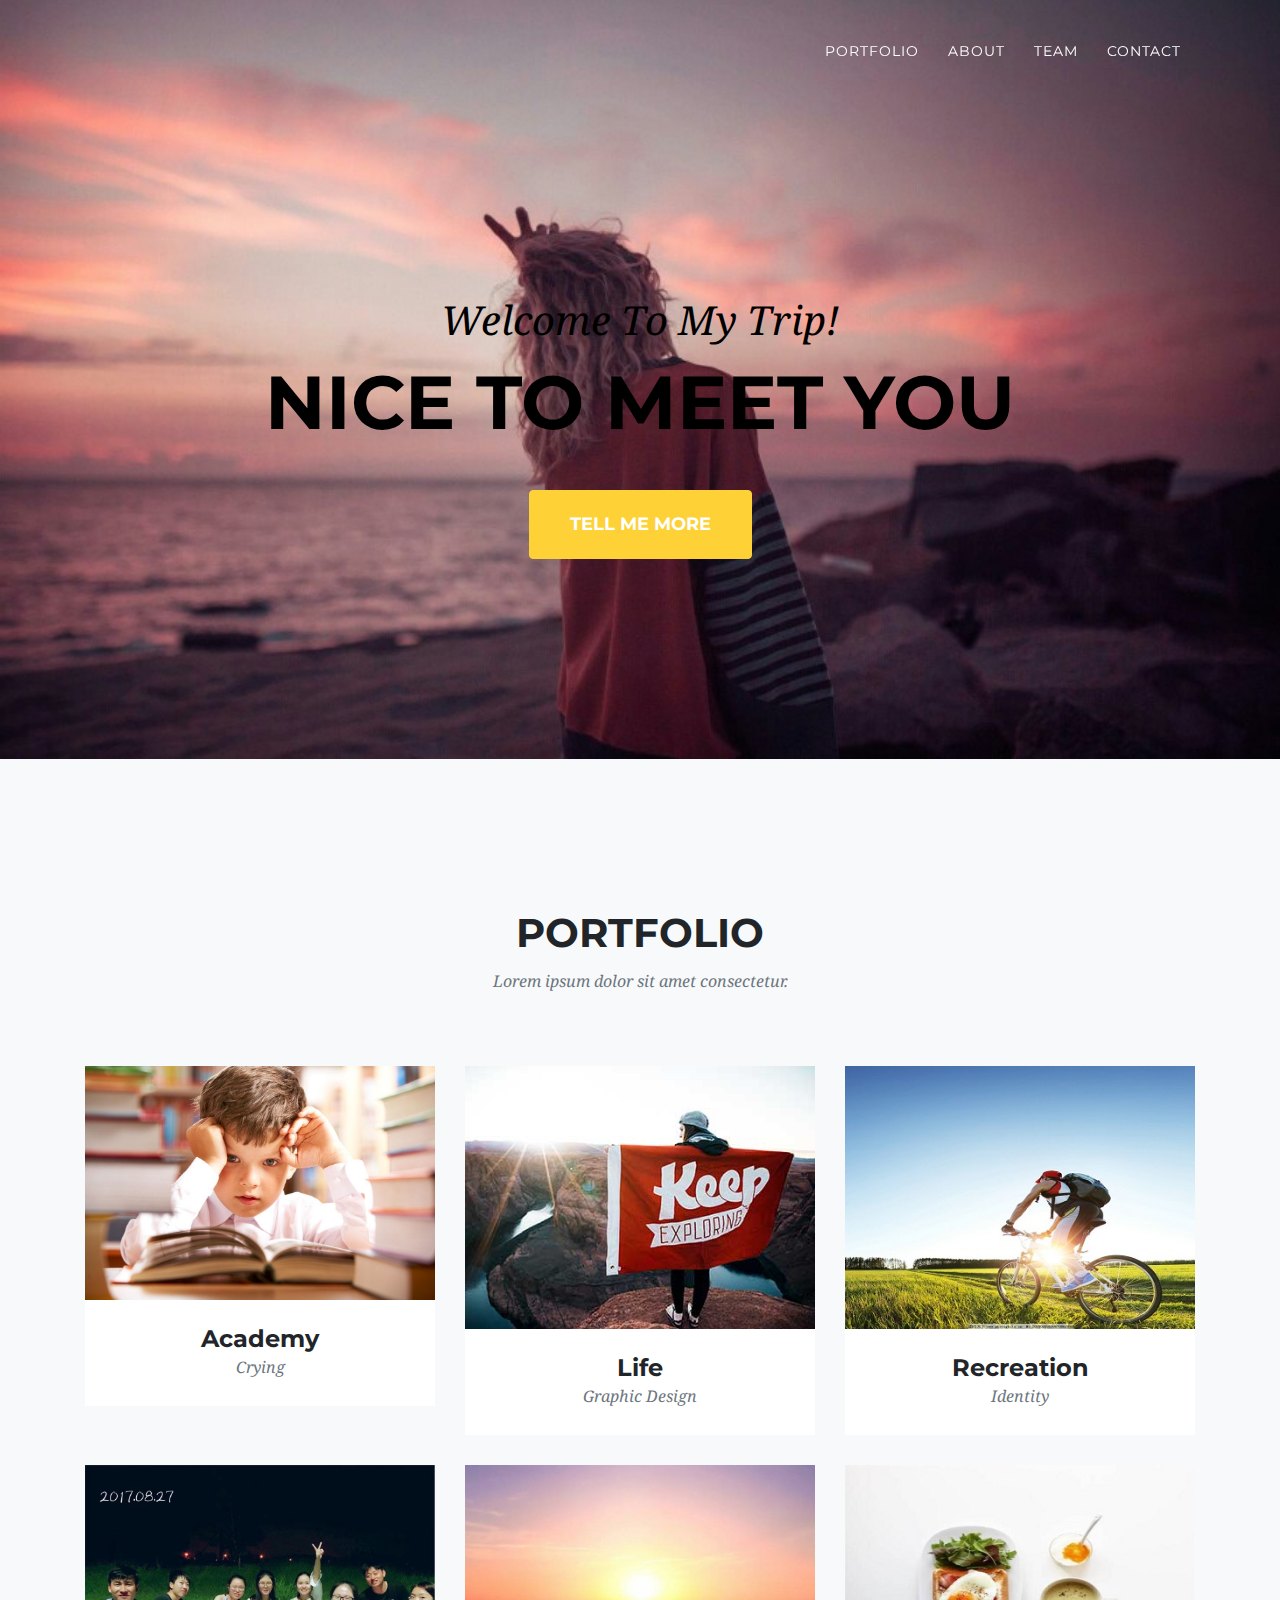
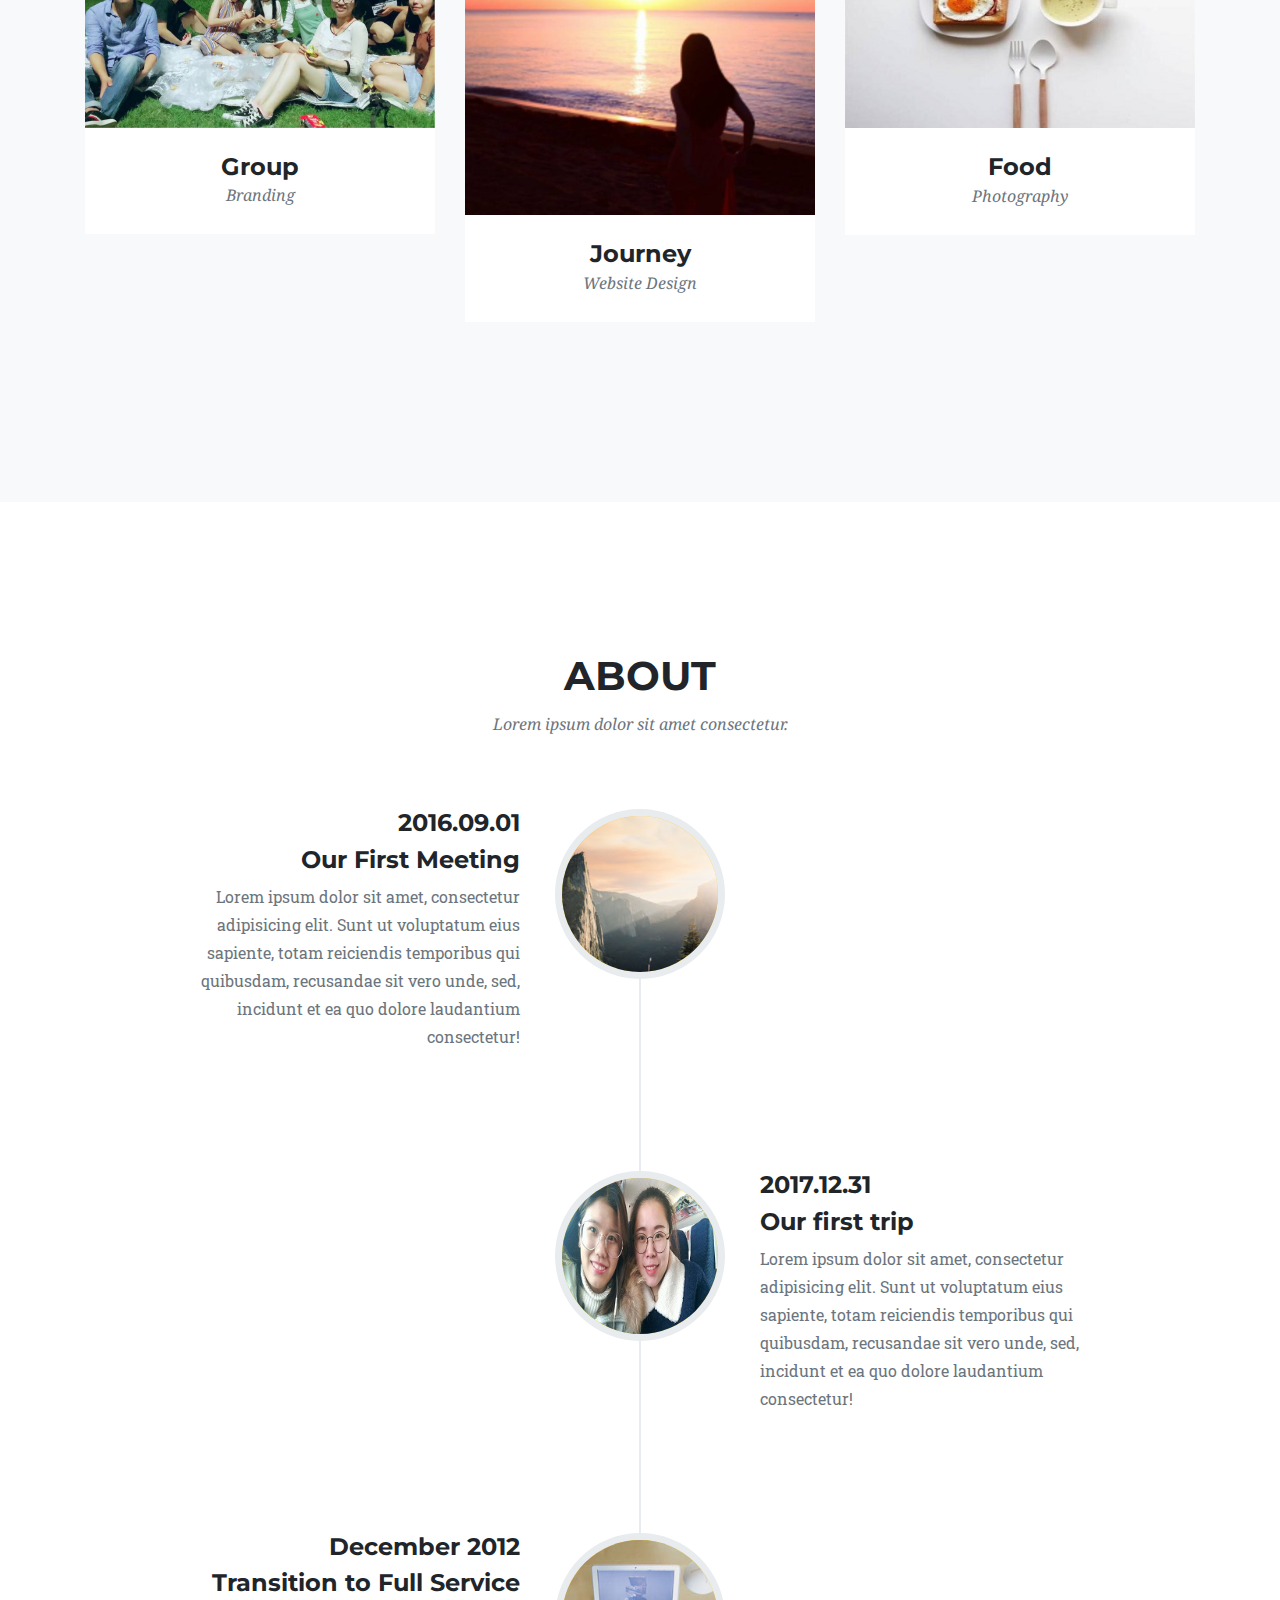
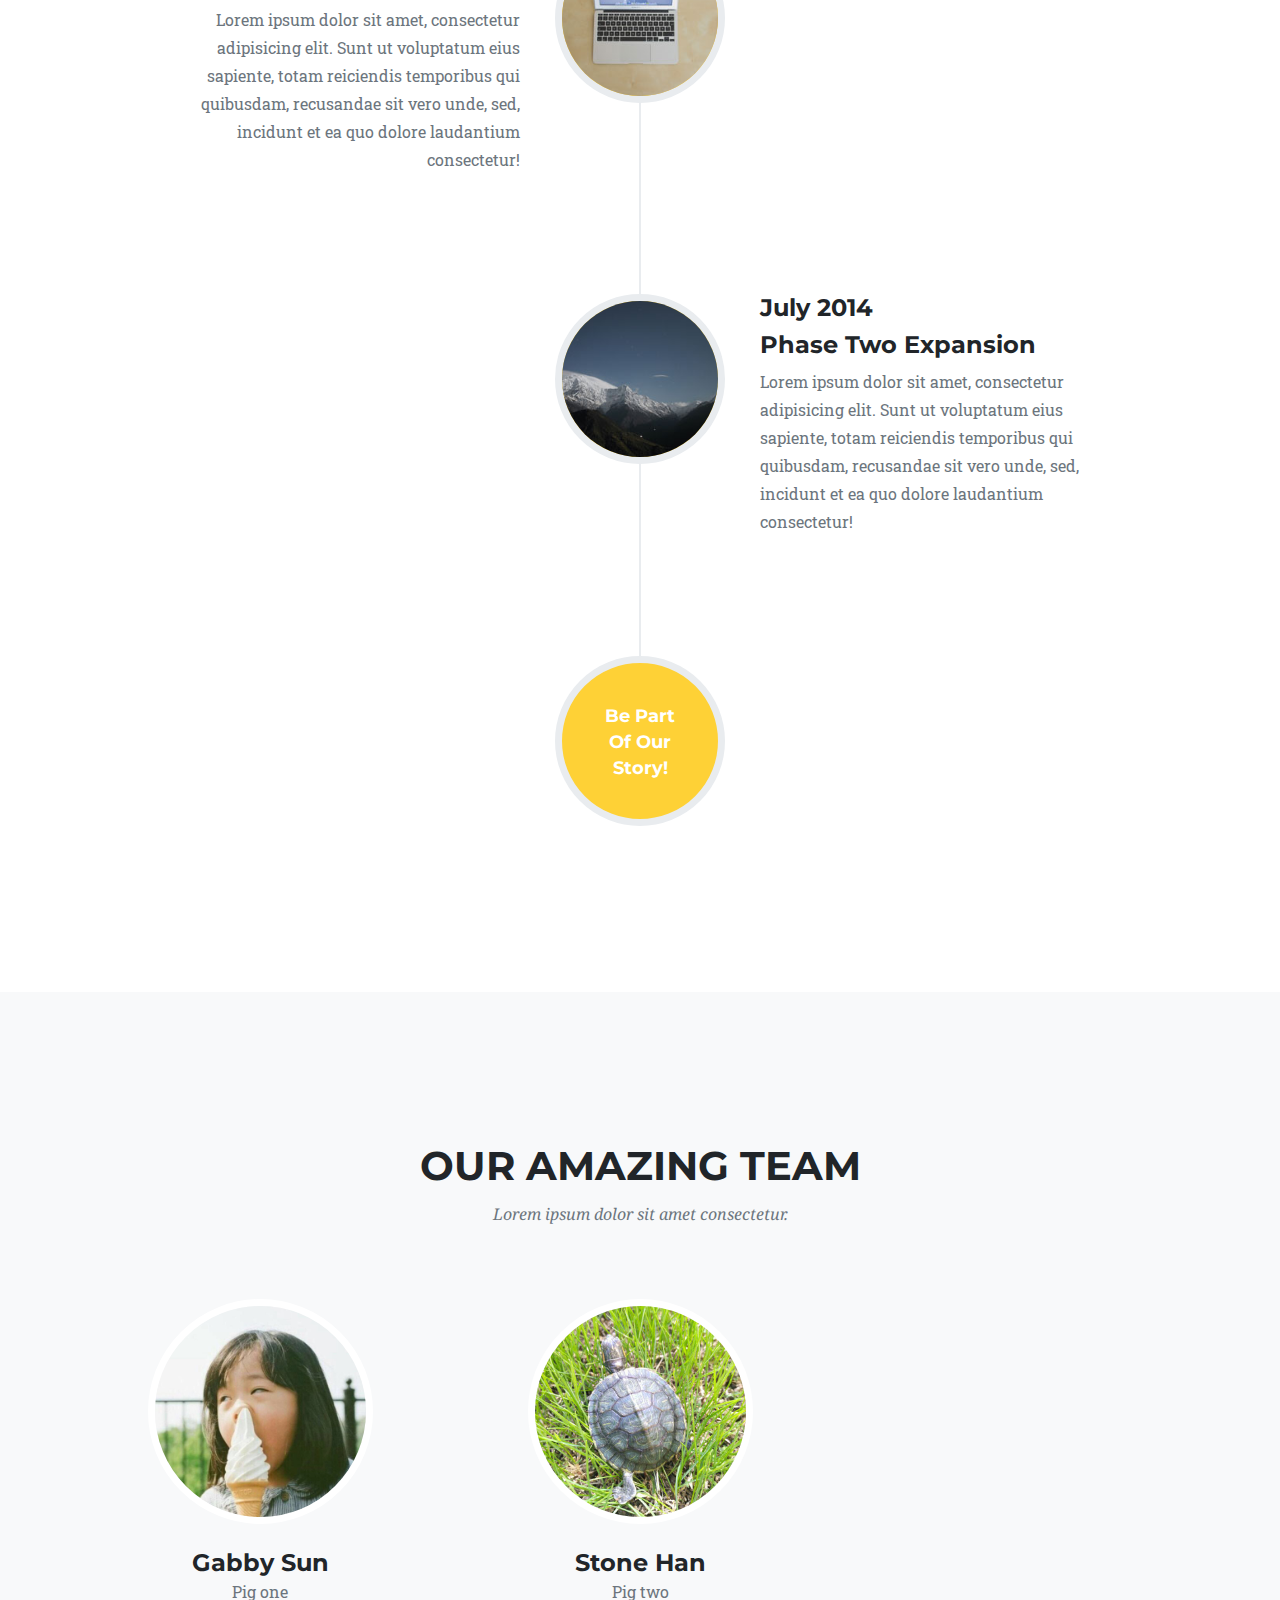
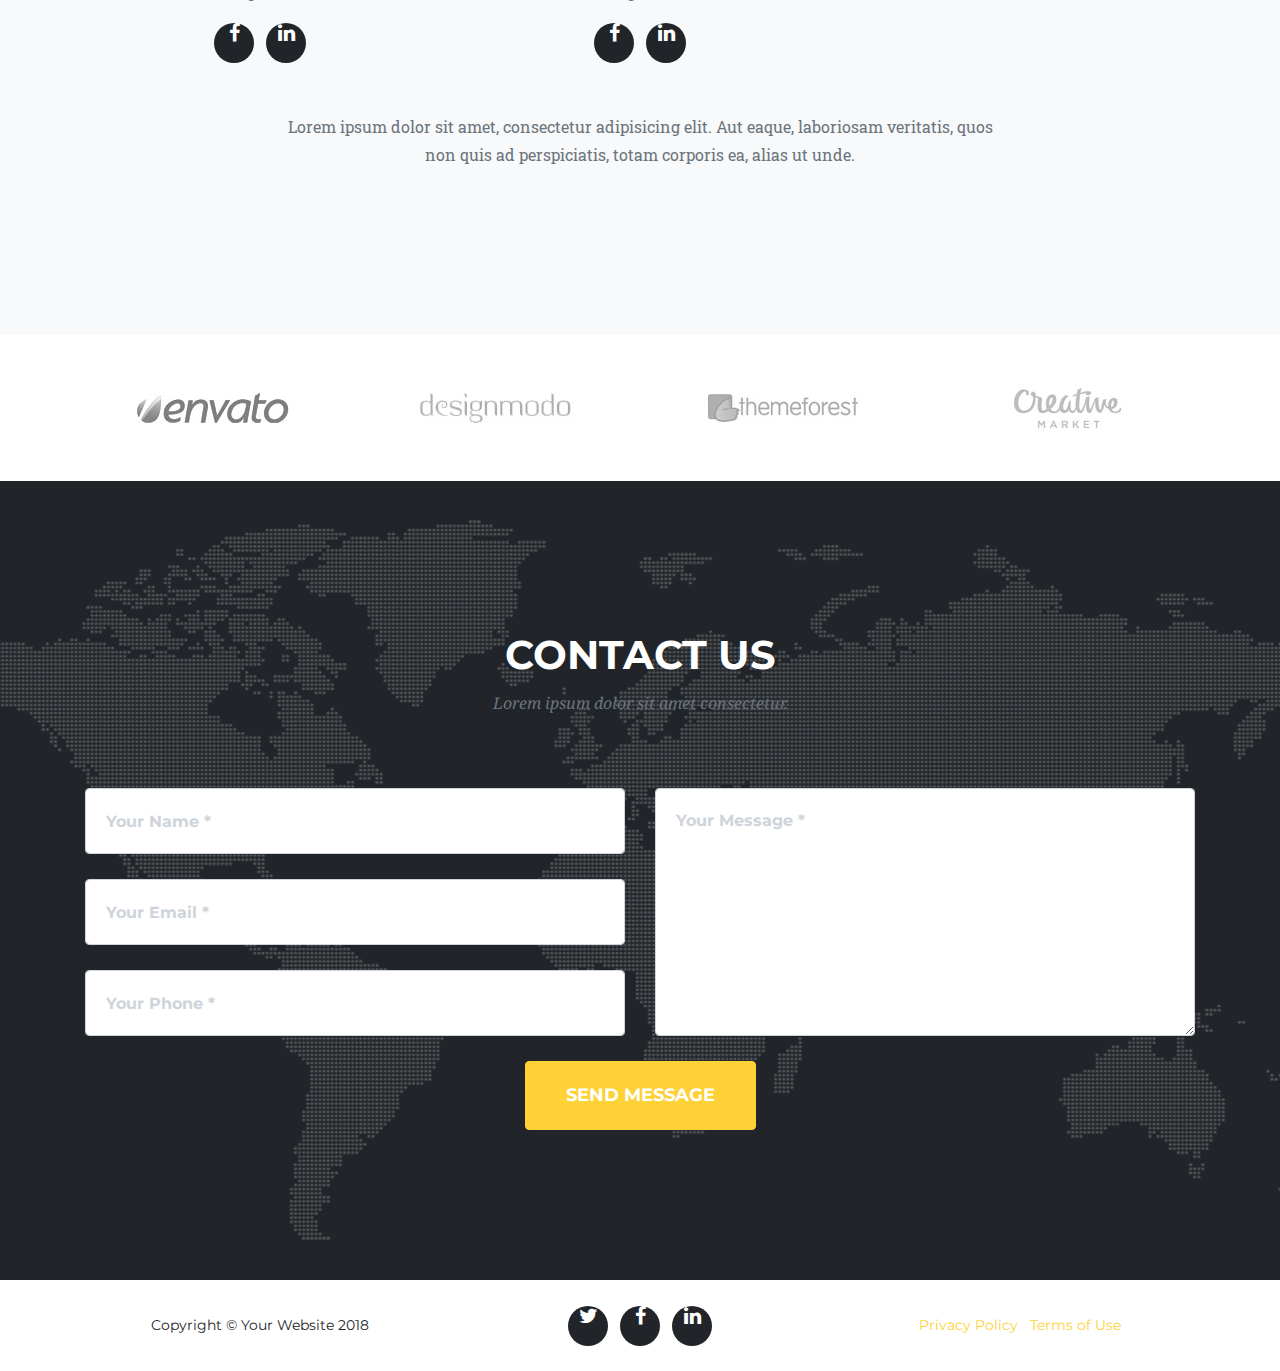
<file: index.html>
<!DOCTYPE html PUBLIC "-//W3C//DTD XHTML 1.0 Transitional//EN" "http://www.w3.org/TR/xhtml1/DTD/xhtml1-transitional.dtd">
<html xmlns="http://www.w3.org/1999/xhtml">
<html lang="en">

  <head>

    <meta charset="utf-8">
    <meta name="viewport" content="width=device-width, initial-scale=1, shrink-to-fit=no">
    <meta name="description" content="">
    <meta name="author" content="">

    <title>Agency - Start Bootstrap Theme</title>

    <!-- Bootstrap core CSS -->
    <link href="vendor/bootstrap/css/bootstrap.min.css" rel="stylesheet">

    <!-- Custom fonts for this template -->
    <link href="vendor/font-awesome/css/font-awesome.min.css" rel="stylesheet" type="text/css">
    <link href="https://fonts.googleapis.com/css?family=Montserrat:400,700" rel="stylesheet" type="text/css">
    <link href='https://fonts.googleapis.com/css?family=Kaushan+Script' rel='stylesheet' type='text/css'>
    <link href='https://fonts.googleapis.com/css?family=Droid+Serif:400,700,400italic,700italic' rel='stylesheet' type='text/css'>
    <link href='https://fonts.googleapis.com/css?family=Roboto+Slab:400,100,300,700' rel='stylesheet' type='text/css'>

    <!-- Custom styles for this template -->
    <link href="css/agency.css" rel="stylesheet">

  </head>

  <body id="page-top">
    <!-- Navigation -->
    <nav class="navbar navbar-expand-lg navbar-dark fixed-top" id="mainNav">
      <div class="container">
        <!-- <a class="navbar-brand js-scroll-trigger" href="#page-top">Start Bootstrap</a> -->
        <button class="navbar-toggler navbar-toggler-right" type="button" data-toggle="collapse" data-target="#navbarResponsive" aria-controls="navbarResponsive" aria-expanded="false" aria-label="Toggle navigation">
          Menu
          <i class="fa fa-bars"></i>
        </button>
        <div class="collapse navbar-collapse" id="navbarResponsive">
          <ul class="navbar-nav text-uppercase ml-auto">
            <!-- <li class="nav-item">
              <a class="nav-link js-scroll-trigger" href="#services">Services</a>
            </li> -->
            <li class="nav-item">
              <a class="nav-link js-scroll-trigger" href="#portfolio">Portfolio</a>
            </li>
            <li class="nav-item">
              <a class="nav-link js-scroll-trigger" href="#about">About</a>
            </li>
            <li class="nav-item">
              <a class="nav-link js-scroll-trigger" href="#team">Team</a>
            </li>
            <li class="nav-item">
              <a class="nav-link js-scroll-trigger" href="#contact">Contact</a>
            </li>
          </ul>
        </div>
      </div>
    </nav>

    <!-- Header -->
    <header class="masthead">
      <div class="container">
        <div class="intro-text">
          <div class="intro-lead-in">Welcome To My Trip!</div>
          <div class="intro-heading text-uppercase">Nice To Meet You</div>
          <a class="btn btn-primary btn-xl text-uppercase js-scroll-trigger" href="map.html">Tell Me More</a>
        </div>
      </div>
    </header>

    <!-- Services
    <section id="services">
      <div class="container">
        <div class="row">
          <div class="col-lg-12 text-center">
            <h2 class="section-heading text-uppercase">Services</h2>
            <h3 class="section-subheading text-muted">Lorem ipsum dolor sit amet consectetur.</h3>
          </div>
        </div>
        <div class="row text-center">
          <div class="col-md-4">
            <span class="fa-stack fa-4x">
              <i class="fa fa-circle fa-stack-2x text-primary"></i>
              <i class="fa fa-shopping-cart fa-stack-1x fa-inverse"></i>
            </span>
            <h4 class="service-heading">E-Commerce</h4>
            <p class="text-muted">Lorem ipsum dolor sit amet, consectetur adipisicing elit. Minima maxime quam architecto quo inventore harum ex magni, dicta impedit.</p>
          </div>
          <div class="col-md-4">
            <span class="fa-stack fa-4x">
              <i class="fa fa-circle fa-stack-2x text-primary"></i>
              <i class="fa fa-laptop fa-stack-1x fa-inverse"></i>
            </span>
            <h4 class="service-heading">Responsive Design</h4>
            <p class="text-muted">Lorem ipsum dolor sit amet, consectetur adipisicing elit. Minima maxime quam architecto quo inventore harum ex magni, dicta impedit.</p>
          </div>
          <div class="col-md-4">
            <span class="fa-stack fa-4x">
              <i class="fa fa-circle fa-stack-2x text-primary"></i>
              <i class="fa fa-lock fa-stack-1x fa-inverse"></i>
            </span>
            <h4 class="service-heading">Web Security</h4>
            <p class="text-muted">Lorem ipsum dolor sit amet, consectetur adipisicing elit. Minima maxime quam architecto quo inventore harum ex magni, dicta impedit.</p>
          </div>
        </div>
      </div>
    </section> -->

    <!-- Portfolio Grid -->
    <section class="bg-light" id="portfolio">
      <div class="container">
        <div class="row">
          <div class="col-lg-12 text-center">
            <h2 class="section-heading text-uppercase">Portfolio</h2>
            <h3 class="section-subheading text-muted">Lorem ipsum dolor sit amet consectetur.</h3>
          </div>
        </div>
        <div class="row">
          <div class="col-md-4 col-sm-6 portfolio-item">
            <a class="portfolio-link" data-toggle="modal" href="#portfolioModal1">
              <div class="portfolio-hover">
                <div class="portfolio-hover-content">
                  <i class="fa fa-plus fa-3x"></i>
                </div>
              </div>
              <img class="img-fluid" src="img/portfolio/01-thumbnail.jpg" alt="">
            </a>
            <div class="portfolio-caption">
              <h4>Academy</h4>
              <p class="text-muted">Crying</p>
            </div>
          </div>
          <div class="col-md-4 col-sm-6 portfolio-item">
            <a class="portfolio-link" data-toggle="modal" href="#portfolioModal2">
              <div class="portfolio-hover">
                <div class="portfolio-hover-content">
                  <i class="fa fa-plus fa-3x"></i>
                </div>
              </div>
              <img class="img-fluid" src="img/portfolio/02-thumbnail.jpg" alt="">
            </a>
            <div class="portfolio-caption">
              <h4>Life</h4>
              <p class="text-muted">Graphic Design</p>
            </div>
          </div>
          <div class="col-md-4 col-sm-6 portfolio-item">
            <a class="portfolio-link" data-toggle="modal" href="#portfolioModal3">
              <div class="portfolio-hover">
                <div class="portfolio-hover-content">
                  <i class="fa fa-plus fa-3x"></i>
                </div>
              </div>
              <img class="img-fluid" src="img/portfolio/03-thumbnail.jpg" alt="">
            </a>
            <div class="portfolio-caption">
              <h4>Recreation</h4>
              <p class="text-muted">Identity</p>
            </div>
          </div>
          <div class="col-md-4 col-sm-6 portfolio-item">
            <a class="portfolio-link" data-toggle="modal" href="#portfolioModal4">
              <div class="portfolio-hover">
                <div class="portfolio-hover-content">
                  <i class="fa fa-plus fa-3x"></i>
                </div>
              </div>
              <img class="img-fluid" src="img/portfolio/04-thumbnail.jpg" alt="">
            </a>
            <div class="portfolio-caption">
              <h4>Group</h4>
              <p class="text-muted">Branding</p>
            </div>
          </div>
          <div class="col-md-4 col-sm-6 portfolio-item">
            <a class="portfolio-link" data-toggle="modal" href="#portfolioModal5">
              <div class="portfolio-hover">
                <div class="portfolio-hover-content">
                  <i class="fa fa-plus fa-3x"></i>
                </div>
              </div>
              <img class="img-fluid" src="img/portfolio/05-thumbnail.jpg" alt="">
            </a>
            <div class="portfolio-caption">
              <h4>Journey</h4>
              <p class="text-muted">Website Design</p>
            </div>
          </div>
          <div class="col-md-4 col-sm-6 portfolio-item">
            <a class="portfolio-link" data-toggle="modal" href="#portfolioModal6">
              <div class="portfolio-hover">
                <div class="portfolio-hover-content">
                  <i class="fa fa-plus fa-3x"></i>
                </div>
              </div>
              <img class="img-fluid" src="img/portfolio/06-thumbnail.jpg" alt="">
            </a>
            <div class="portfolio-caption">
              <h4>Food</h4>
              <p class="text-muted">Photography</p>
            </div>
          </div>
        </div>
      </div>
    </section>

    <!-- About -->
    <section id="about">
      <div class="container">
        <div class="row">
          <div class="col-lg-12 text-center">
            <h2 class="section-heading text-uppercase">About</h2>
            <h3 class="section-subheading text-muted">Lorem ipsum dolor sit amet consectetur.</h3>
          </div>
        </div>
        <div class="row">
          <div class="col-lg-12">
            <ul class="timeline">
              <li>
                <div class="timeline-image">
                  <img class="rounded-circle img-fluid" src="img/about/1.jpg" alt="">
                </div>
                <div class="timeline-panel">
                  <div class="timeline-heading">
                    <h4>2016.09.01</h4>
                    <h4 class="subheading">Our First Meeting</h4>
                  </div>
                  <div class="timeline-body">
                    <p class="text-muted">Lorem ipsum dolor sit amet, consectetur adipisicing elit. Sunt ut voluptatum eius sapiente, totam reiciendis temporibus qui quibusdam, recusandae sit vero unde, sed, incidunt et ea quo dolore laudantium consectetur!</p>
                  </div>
                </div>
              </li>
              <li class="timeline-inverted">
                <div class="timeline-image">
                  <img class="rounded-circle img-fluid" src="img/about/2.jpg" alt="">
                </div>
                <div class="timeline-panel">
                  <div class="timeline-heading">
                    <h4>2017.12.31</h4>
                    <h4 class="subheading">Our first trip</h4>
                  </div>
                  <div class="timeline-body">
                    <p class="text-muted">Lorem ipsum dolor sit amet, consectetur adipisicing elit. Sunt ut voluptatum eius sapiente, totam reiciendis temporibus qui quibusdam, recusandae sit vero unde, sed, incidunt et ea quo dolore laudantium consectetur!</p>
                  </div>
                </div>
              </li>
              <li>
                <div class="timeline-image">
                  <img class="rounded-circle img-fluid" src="img/about/3.jpg" alt="">
                </div>
                <div class="timeline-panel">
                  <div class="timeline-heading">
                    <h4>December 2012</h4>
                    <h4 class="subheading">Transition to Full Service</h4>
                  </div>
                  <div class="timeline-body">
                    <p class="text-muted">Lorem ipsum dolor sit amet, consectetur adipisicing elit. Sunt ut voluptatum eius sapiente, totam reiciendis temporibus qui quibusdam, recusandae sit vero unde, sed, incidunt et ea quo dolore laudantium consectetur!</p>
                  </div>
                </div>
              </li>
              <li class="timeline-inverted">
                <div class="timeline-image">
                  <img class="rounded-circle img-fluid" src="img/about/4.jpg" alt="">
                </div>
                <div class="timeline-panel">
                  <div class="timeline-heading">
                    <h4>July 2014</h4>
                    <h4 class="subheading">Phase Two Expansion</h4>
                  </div>
                  <div class="timeline-body">
                    <p class="text-muted">Lorem ipsum dolor sit amet, consectetur adipisicing elit. Sunt ut voluptatum eius sapiente, totam reiciendis temporibus qui quibusdam, recusandae sit vero unde, sed, incidunt et ea quo dolore laudantium consectetur!</p>
                  </div>
                </div>
              </li>
              <li class="timeline-inverted">
                <div class="timeline-image">
                  <h4>Be Part
                    <br>Of Our
                    <br>Story!</h4>
                </div>
              </li>
            </ul>
          </div>
        </div>
      </div>
    </section>

    <!-- Team -->
    <section class="bg-light" id="team">
      <div class="container">
        <div class="row">
          <div class="col-lg-12 text-center">
            <h2 class="section-heading text-uppercase">Our Amazing Team</h2>
            <h3 class="section-subheading text-muted">Lorem ipsum dolor sit amet consectetur.</h3>
          </div>
        </div>
        <div class="row">
          <!-- <div class="col-sm-4">
            <div class="team-member">
              <img class="mx-auto rounded-circle" src="img/team/1.jpg" alt="">
              <h4>Kay Garland</h4>
              <p class="text-muted">Lead Designer</p>
              <ul class="list-inline social-buttons">
                <li class="list-inline-item">
                  <a href="#">
                    <i class="fa fa-twitter"></i>
                  </a>
                </li>
                <li class="list-inline-item">
                  <a href="#">
                    <i class="fa fa-facebook"></i>
                  </a>
                </li>
                <li class="list-inline-item">
                  <a href="#">
                    <i class="fa fa-linkedin"></i>
                  </a>
                </li>
              </ul>
            </div>
          </div> -->
          <div class="col-sm-4">
            <div class="team-member">
              <img class="mx-auto rounded-circle" src="img/team/2.jpg" alt="">
              <h4>Gabby Sun</h4>
              <p class="text-muted">Pig one</p>
              <ul class="list-inline social-buttons">
                <li class="list-inline-item">
                  <a href="#">
                    <i class="fa fa-facebook"></i>
                  </a>
                </li>
                <li class="list-inline-item">
                  <a href="#">
                    <i class="fa fa-linkedin"></i>
                  </a>
                </li>
              </ul>
            </div>
          </div>
          <div class="col-sm-4">
            <div class="team-member">
              <img class="mx-auto rounded-circle" src="img/team/3.jpg" alt="">
              <h4>Stone Han</h4>
              <p class="text-muted">Pig two</p>
              <ul class="list-inline social-buttons">
                <li class="list-inline-item">
                  <a href="#">
                    <i class="fa fa-facebook"></i>
                  </a>
                </li>
                <li class="list-inline-item">
                  <a href="#">
                    <i class="fa fa-linkedin"></i>
                  </a>
                </li>
              </ul>
            </div>
          </div>
        </div>
        <div class="row">
          <div class="col-lg-8 mx-auto text-center">
            <p class="large text-muted">Lorem ipsum dolor sit amet, consectetur adipisicing elit. Aut eaque, laboriosam veritatis, quos non quis ad perspiciatis, totam corporis ea, alias ut unde.</p>
          </div>
        </div>
      </div>
    </section>

    <!-- Clients -->
    <section class="py-5">
      <div class="container">
        <div class="row">
          <div class="col-md-3 col-sm-6">
            <a href="#">
              <img class="img-fluid d-block mx-auto" src="img/logos/envato.jpg" alt="">
            </a>
          </div>
          <div class="col-md-3 col-sm-6">
            <a href="#">
              <img class="img-fluid d-block mx-auto" src="img/logos/designmodo.jpg" alt="">
            </a>
          </div>
          <div class="col-md-3 col-sm-6">
            <a href="#">
              <img class="img-fluid d-block mx-auto" src="img/logos/themeforest.jpg" alt="">
            </a>
          </div>
          <div class="col-md-3 col-sm-6">
            <a href="#">
              <img class="img-fluid d-block mx-auto" src="img/logos/creative-market.jpg" alt="">
            </a>
          </div>
        </div>
      </div>
    </section>

    <!-- Contact -->
    <section id="contact">
      <div class="container">
        <div class="row">
          <div class="col-lg-12 text-center">
            <h2 class="section-heading text-uppercase">Contact Us</h2>
            <h3 class="section-subheading text-muted">Lorem ipsum dolor sit amet consectetur.</h3>
          </div>
        </div>
        <div class="row">
          <div class="col-lg-12">
            <form id="contactForm" name="sentMessage" novalidate>
              <div class="row">
                <div class="col-md-6">
                  <div class="form-group">
                    <input class="form-control" id="name" type="text" placeholder="Your Name *" required data-validation-required-message="Please enter your name.">
                    <p class="help-block text-danger"></p>
                  </div>
                  <div class="form-group">
                    <input class="form-control" id="email" type="email" placeholder="Your Email *" required data-validation-required-message="Please enter your email address.">
                    <p class="help-block text-danger"></p>
                  </div>
                  <div class="form-group">
                    <input class="form-control" id="phone" type="tel" placeholder="Your Phone *" required data-validation-required-message="Please enter your phone number.">
                    <p class="help-block text-danger"></p>
                  </div>
                </div>
                <div class="col-md-6">
                  <div class="form-group">
                    <textarea class="form-control" id="message" placeholder="Your Message *" required data-validation-required-message="Please enter a message."></textarea>
                    <p class="help-block text-danger"></p>
                  </div>
                </div>
                <div class="clearfix"></div>
                <div class="col-lg-12 text-center">
                  <div id="success"></div>
                  <button id="sendMessageButton" class="btn btn-primary btn-xl text-uppercase" type="submit">Send Message</button>
                </div>
              </div>
            </form>
          </div>
        </div>
      </div>
    </section>

    <!-- Footer -->
    <footer>
      <div class="container">
        <div class="row">
          <div class="col-md-4">
            <span class="copyright">Copyright &copy; Your Website 2018</span>
          </div>
          <div class="col-md-4">
            <ul class="list-inline social-buttons">
              <li class="list-inline-item">
                <a href="#">
                  <i class="fa fa-twitter"></i>
                </a>
              </li>
              <li class="list-inline-item">
                <a href="#">
                  <i class="fa fa-facebook"></i>
                </a>
              </li>
              <li class="list-inline-item">
                <a href="#">
                  <i class="fa fa-linkedin"></i>
                </a>
              </li>
            </ul>
          </div>
          <div class="col-md-4">
            <ul class="list-inline quicklinks">
              <li class="list-inline-item">
                <a href="#">Privacy Policy</a>
              </li>
              <li class="list-inline-item">
                <a href="#">Terms of Use</a>
              </li>
            </ul>
          </div>
        </div>
      </div>
    </footer>

    <!-- Portfolio Modals -->

    <!-- Modal 1 -->
    <div class="portfolio-modal modal fade" id="portfolioModal1" tabindex="-1" role="dialog" aria-hidden="true">
      <div class="modal-dialog">
        <div class="modal-content">
          <div class="close-modal" data-dismiss="modal">
            <div class="lr">
              <div class="rl"></div>
            </div>
          </div>
          <div class="container">
            <div class="row">
              <div class="col-lg-8 mx-auto">
                <div class="modal-body">
                  <!-- Project Details Go Here -->
                  <h2 class="text-uppercase">Academy</h2>
                  <p class="item-intro text-muted">Learning makes me happy.</p>
                  <img class="img-fluid d-block mx-auto" src="img/portfolio/01-full.jpg" alt="">
                  <p>学习使我快乐！
                  </p>
                  <p>
                  学习使我快乐！
                  </p>
                  <p>
                    学习使我快乐！
                  </p>
                  <p>
                    重要的事情说三遍！
                  </p>
                  <!-- <ul class="list-inline">
                    <li>Date: January 2017</li>
                    <li>Client: Threads</li>
                    <li>Category: Illustration</li>
                  </ul> -->
                  <button class="btn btn-primary" data-dismiss="modal" type="button">
                    <i class="fa fa-times"></i>
                    Close Project</button>
                </div>
              </div>
            </div>
          </div>
        </div>
      </div>
    </div>

    <!-- Modal 2 -->
    <div class="portfolio-modal modal fade" id="portfolioModal2" tabindex="-1" role="dialog" aria-hidden="true">
      <div class="modal-dialog">
        <div class="modal-content">
          <div class="close-modal" data-dismiss="modal">
            <div class="lr">
              <div class="rl"></div>
            </div>
          </div>
          <div class="container">
            <div class="row">
              <div class="col-lg-8 mx-auto">
                <div class="modal-body">
                  <!-- Project Details Go Here -->
                  <h2 class="text-uppercase">Project Name</h2>
                  <p class="item-intro text-muted">Lorem ipsum dolor sit amet consectetur.</p>
                  <img class="img-fluid d-block mx-auto" src="img/portfolio/02-full.jpg" alt="">
                  <p>Use this area to describe your project. Lorem ipsum dolor sit amet, consectetur adipisicing elit. Est blanditiis dolorem culpa incidunt minus dignissimos deserunt repellat aperiam quasi sunt officia expedita beatae cupiditate, maiores repudiandae, nostrum, reiciendis facere nemo!</p>
                  <ul class="list-inline">
                    <li>Date: January 2017</li>
                    <li>Client: Explore</li>
                    <li>Category: Graphic Design</li>
                  </ul>
                  <button class="btn btn-primary" data-dismiss="modal" type="button">
                    <i class="fa fa-times"></i>
                    Close Project</button>
                </div>
              </div>
            </div>
          </div>
        </div>
      </div>
    </div>

    <!-- Modal 3 -->
    <div class="portfolio-modal modal fade" id="portfolioModal3" tabindex="-1" role="dialog" aria-hidden="true">
      <div class="modal-dialog">
        <div class="modal-content">
          <div class="close-modal" data-dismiss="modal">
            <div class="lr">
              <div class="rl"></div>
            </div>
          </div>
          <div class="container">
            <div class="row">
              <div class="col-lg-8 mx-auto">
                <div class="modal-body">
                  <!-- Project Details Go Here -->
                  <h2 class="text-uppercase">Project Name</h2>
                  <p class="item-intro text-muted">Lorem ipsum dolor sit amet consectetur.</p>
                  <img class="img-fluid d-block mx-auto" src="img/portfolio/03-full.jpg" alt="">
                  <p>Use this area to describe your project. Lorem ipsum dolor sit amet, consectetur adipisicing elit. Est blanditiis dolorem culpa incidunt minus dignissimos deserunt repellat aperiam quasi sunt officia expedita beatae cupiditate, maiores repudiandae, nostrum, reiciendis facere nemo!</p>
                  <ul class="list-inline">
                    <li>Date: January 2017</li>
                    <li>Client: Finish</li>
                    <li>Category: Identity</li>
                  </ul>
                  <button class="btn btn-primary" data-dismiss="modal" type="button">
                    <i class="fa fa-times"></i>
                    Close Project</button>
                </div>
              </div>
            </div>
          </div>
        </div>
      </div>
    </div>

    <!-- Modal 4 -->
    <div class="portfolio-modal modal fade" id="portfolioModal4" tabindex="-1" role="dialog" aria-hidden="true">
      <div class="modal-dialog">
        <div class="modal-content">
          <div class="close-modal" data-dismiss="modal">
            <div class="lr">
              <div class="rl"></div>
            </div>
          </div>
          <div class="container">
            <div class="row">
              <div class="col-lg-8 mx-auto">
                <div class="modal-body">
                  <!-- Project Details Go Here -->
                  <h2 class="text-uppercase">Project Name</h2>
                  <p class="item-intro text-muted">Lorem ipsum dolor sit amet consectetur.</p>
                  <img class="img-fluid d-block mx-auto" src="img/portfolio/04-full.jpg" alt="">
                  <p>Use this area to describe your project. Lorem ipsum dolor sit amet, consectetur adipisicing elit. Est blanditiis dolorem culpa incidunt minus dignissimos deserunt repellat aperiam quasi sunt officia expedita beatae cupiditate, maiores repudiandae, nostrum, reiciendis facere nemo!</p>
                  <ul class="list-inline">
                    <li>Date: January 2017</li>
                    <li>Client: Lines</li>
                    <li>Category: Branding</li>
                  </ul>
                  <button class="btn btn-primary" data-dismiss="modal" type="button">
                    <i class="fa fa-times"></i>
                    Close Project</button>
                </div>
              </div>
            </div>
          </div>
        </div>
      </div>
    </div>

    <!-- Modal 5 -->
    <div class="portfolio-modal modal fade" id="portfolioModal5" tabindex="-1" role="dialog" aria-hidden="true">
      <div class="modal-dialog">
        <div class="modal-content">
          <div class="close-modal" data-dismiss="modal">
            <div class="lr">
              <div class="rl"></div>
            </div>
          </div>
          <div class="container">
            <div class="row">
              <div class="col-lg-8 mx-auto">
                <div class="modal-body">
                  <!-- Project Details Go Here -->
                  <h2 class="text-uppercase">Project Name</h2>
                  <p class="item-intro text-muted">Lorem ipsum dolor sit amet consectetur.</p>
                  <img class="img-fluid d-block mx-auto" src="img/portfolio/05-full.jpg" alt="">
                  <p>Use this area to describe your project. Lorem ipsum dolor sit amet, consectetur adipisicing elit. Est blanditiis dolorem culpa incidunt minus dignissimos deserunt repellat aperiam quasi sunt officia expedita beatae cupiditate, maiores repudiandae, nostrum, reiciendis facere nemo!</p>
                  <ul class="list-inline">
                    <li>Date: January 2017</li>
                    <li>Client: Southwest</li>
                    <li>Category: Website Design</li>
                  </ul>
                  <button class="btn btn-primary" data-dismiss="modal" type="button">
                    <i class="fa fa-times"></i>
                    Close Project</button>
                </div>
              </div>
            </div>
          </div>
        </div>
      </div>
    </div>

    <!-- Modal 6 -->
    <div class="portfolio-modal modal fade" id="portfolioModal6" tabindex="-1" role="dialog" aria-hidden="true">
      <div class="modal-dialog">
        <div class="modal-content">
          <div class="close-modal" data-dismiss="modal">
            <div class="lr">
              <div class="rl"></div>
            </div>
          </div>
          <div class="container">
            <div class="row">
              <div class="col-lg-8 mx-auto">
                <div class="modal-body">
                  <!-- Project Details Go Here -->
                  <h2 class="text-uppercase">Project Name</h2>
                  <p class="item-intro text-muted">Lorem ipsum dolor sit amet consectetur.</p>
                  <img class="img-fluid d-block mx-auto" src="img/portfolio/06-full.jpg" alt="">
                  <p>Use this area to describe your project. Lorem ipsum dolor sit amet, consectetur adipisicing elit. Est blanditiis dolorem culpa incidunt minus dignissimos deserunt repellat aperiam quasi sunt officia expedita beatae cupiditate, maiores repudiandae, nostrum, reiciendis facere nemo!</p>
                  <ul class="list-inline">
                    <li>Date: January 2017</li>
                    <li>Client: Window</li>
                    <li>Category: Photography</li>
                  </ul>
                  <button class="btn btn-primary" data-dismiss="modal" type="button">
                    <i class="fa fa-times"></i>
                    Close Project</button>
                </div>
              </div>
            </div>
          </div>
        </div>
      </div>
    </div>

    <!-- Bootstrap core JavaScript -->
    <script src="vendor/jquery/jquery.min.js"></script>
    <script src="vendor/bootstrap/js/bootstrap.bundle.min.js"></script>

    <!-- Plugin JavaScript -->
    <script src="vendor/jquery-easing/jquery.easing.min.js"></script>

    <!-- Contact form JavaScript -->
    <script src="js/jqBootstrapValidation.js"></script>
    <script src="js/contact_me.js"></script>

    <!-- Custom scripts for this template -->
    <script src="js/agency.min.js"></script>

  </body>

</html>
</file>
<file: css/agency.css>
body {
  overflow-x: hidden;
  font-family: 'Roboto Slab', 'Helvetica Neue', Helvetica, Arial, sans-serif;
}

p {
  line-height: 1.75;
}

a {
  color: #fed136;
}

a:hover {
  color: #fec503;
}

.text-primary {
  color: #fed136 !important;
}

h1,
h2,
h3,
h4,
h5,
h6 {
  font-weight: 700;
  font-family: 'Montserrat', 'Helvetica Neue', Helvetica, Arial, sans-serif;
}

section {
  padding: 100px 0;
}

section h2.section-heading {
  font-size: 40px;
  margin-top: 0;
  margin-bottom: 15px;
}

section h3.section-subheading {
  font-size: 16px;
  font-weight: 400;
  font-style: italic;
  margin-bottom: 75px;
  text-transform: none;
  font-family: 'Droid Serif', 'Helvetica Neue', Helvetica, Arial, sans-serif;
}

@media (min-width: 768px) {
  section {
    padding: 150px 0;
  }
}

.btn {
  font-family: 'Montserrat', 'Helvetica Neue', Helvetica, Arial, sans-serif;
  font-weight: 700;
}

.btn-xl {
  font-size: 18px;
  padding: 20px 40px;
}

.btn-primary {
  background-color: #fed136;
  border-color: #fed136;
}

.btn-primary:active, .btn-primary:focus, .btn-primary:hover {
  background-color: #fec810 !important;
  border-color: #fec810 !important;
  color: white;
}

.btn-primary:active, .btn-primary:focus {
  box-shadow: 0 0 0 0.2rem rgba(254, 209, 55, 0.5) !important;
}

::-moz-selection {
  background: #fed136;
  text-shadow: none;
}

::selection {
  background: #fed136;
  text-shadow: none;
}

img::selection {
  background: transparent;
}

img::-moz-selection {
  background: transparent;
}

#mainNav {
  background-color: #212529;
}

#mainNav .navbar-toggler {
  font-size: 12px;
  right: 0;
  padding: 13px;
  text-transform: uppercase;
  color: white;
  border: 0;
  background-color: #fed136;
  font-family: 'Montserrat', 'Helvetica Neue', Helvetica, Arial, sans-serif;
}

#mainNav .navbar-brand {
  color: #fed136;
  font-family: 'Kaushan Script', 'Helvetica Neue', Helvetica, Arial, cursive;
}

#mainNav .navbar-brand.active, #mainNav .navbar-brand:active, #mainNav .navbar-brand:focus, #mainNav .navbar-brand:hover {
  color: #fec503;
}

#mainNav .navbar-nav .nav-item .nav-link {
  font-size: 90%;
  font-weight: 400;
  padding: 0.75em 0;
  letter-spacing: 1px;
  color: white;
  font-family: 'Montserrat', 'Helvetica Neue', Helvetica, Arial, sans-serif;
}

#mainNav .navbar-nav .nav-item .nav-link.active, #mainNav .navbar-nav .nav-item .nav-link:hover {
  color: #fed136;
}

@media (min-width: 992px) {
  #mainNav {
    padding-top: 25px;
    padding-bottom: 25px;
    -webkit-transition: padding-top 0.3s, padding-bottom 0.3s;
    -moz-transition: padding-top 0.3s, padding-bottom 0.3s;
    transition: padding-top 0.3s, padding-bottom 0.3s;
    border: none;
    background-color: transparent;
  }
  #mainNav .navbar-brand {
    font-size: 1.75em;
    -webkit-transition: all 0.3s;
    -moz-transition: all 0.3s;
    transition: all 0.3s;
  }
  #mainNav .navbar-nav .nav-item .nav-link {
    padding: 1.1em 1em !important;
  }
  #mainNav.navbar-shrink {
    padding-top: 0;
    padding-bottom: 0;
    background-color: #212529;
  }
  #mainNav.navbar-shrink .navbar-brand {
    font-size: 1.25em;
    padding: 12px 0;
  }
}

header.masthead {
  text-align: center;
  color: white;
  background-image: url("../img/header-bg.jpg");
  background-repeat: no-repeat;
  background-attachment: scroll;
  background-position: center center;
  -webkit-background-size: cover;
  -moz-background-size: cover;
  -o-background-size: cover;
  background-size: cover;
}

header.masthead .intro-text {
  padding-top: 150px;
  padding-bottom: 100px;
}

header.masthead .intro-text .intro-lead-in {
  font-size: 22px;
  font-style: italic;
  line-height: 22px;
  margin-bottom: 25px;
  font-family: 'Droid Serif', 'Helvetica Neue', Helvetica, Arial, sans-serif;
}

header.masthead .intro-text .intro-heading {
  color:black;
  font-size: 50px;
  font-weight: 700;
  line-height: 50px;
  margin-bottom: 25px;
  font-family: 'Montserrat', 'Helvetica Neue', Helvetica, Arial, sans-serif;
}

@media (min-width: 768px) {
  header.masthead .intro-text {
    padding-top: 300px;
    padding-bottom: 200px;
  }
  header.masthead .intro-text .intro-lead-in {
    color:black;
    font-size: 40px;
    font-size: 40px;
    font-style: italic;
    line-height: 40px;
    margin-bottom: 25px;
    font-family: 'Droid Serif', 'Helvetica Neue', Helvetica, Arial, sans-serif;
  }
  header.masthead .intro-text .intro-heading {
    font-size: 75px;
    font-weight: 700;
    line-height: 75px;
    margin-bottom: 50px;
    font-family: 'Montserrat', 'Helvetica Neue', Helvetica, Arial, sans-serif;
  }
}

.service-heading {
  margin: 15px 0;
  text-transform: none;
}

#portfolio .portfolio-item {
  right: 0;
  margin: 0 0 15px;
}

#portfolio .portfolio-item .portfolio-link {
  position: relative;
  display: block;
  max-width: 400px;
  margin: 0 auto;
  cursor: pointer;
}

#portfolio .portfolio-item .portfolio-link .portfolio-hover {
  position: absolute;
  width: 100%;
  height: 100%;
  -webkit-transition: all ease 0.5s;
  -moz-transition: all ease 0.5s;
  transition: all ease 0.5s;
  opacity: 0;
  background: rgba(254, 209, 54, 0.9);
}

#portfolio .portfolio-item .portfolio-link .portfolio-hover:hover {
  opacity: 1;
}

#portfolio .portfolio-item .portfolio-link .portfolio-hover .portfolio-hover-content {
  font-size: 20px;
  position: absolute;
  top: 50%;
  width: 100%;
  height: 20px;
  margin-top: -12px;
  text-align: center;
  color: white;
}

#portfolio .portfolio-item .portfolio-link .portfolio-hover .portfolio-hover-content i {
  margin-top: -12px;
}

#portfolio .portfolio-item .portfolio-link .portfolio-hover .portfolio-hover-content h3,
#portfolio .portfolio-item .portfolio-link .portfolio-hover .portfolio-hover-content h4 {
  margin: 0;
}

#portfolio .portfolio-item .portfolio-caption {
  max-width: 400px;
  margin: 0 auto;
  padding: 25px;
  text-align: center;
  background-color: #fff;
}

#portfolio .portfolio-item .portfolio-caption h4 {
  margin: 0;
  text-transform: none;
}

#portfolio .portfolio-item .portfolio-caption p {
  font-size: 16px;
  font-style: italic;
  margin: 0;
  font-family: 'Droid Serif', 'Helvetica Neue', Helvetica, Arial, sans-serif;
}

#portfolio * {
  z-index: 2;
}

@media (min-width: 767px) {
  #portfolio .portfolio-item {
    margin: 0 0 30px;
  }
}

.portfolio-modal {
  padding-right: 0px !important;
}

.portfolio-modal .modal-dialog {
  margin: 1rem;
  max-width: 100vw;
}

.portfolio-modal .modal-content {
  padding: 100px 0;
  text-align: center;
}

.portfolio-modal .modal-content h2 {
  font-size: 3em;
  margin-bottom: 15px;
}

.portfolio-modal .modal-content p {
  margin-bottom: 30px;
}

.portfolio-modal .modal-content p.item-intro {
  font-size: 16px;
  font-style: italic;
  margin: 20px 0 30px;
  font-family: 'Droid Serif', 'Helvetica Neue', Helvetica, Arial, sans-serif;
}

.portfolio-modal .modal-content ul.list-inline {
  margin-top: 0;
  margin-bottom: 30px;
}

.portfolio-modal .modal-content img {
  margin-bottom: 30px;
}

.portfolio-modal .modal-content button {
  cursor: pointer;
}

.portfolio-modal .close-modal {
  position: absolute;
  top: 25px;
  right: 25px;
  width: 75px;
  height: 75px;
  cursor: pointer;
  background-color: transparent;
}

.portfolio-modal .close-modal:hover {
  opacity: 0.3;
}

.portfolio-modal .close-modal .lr {
  /* Safari and Chrome */
  z-index: 1051;
  width: 1px;
  height: 75px;
  margin-left: 35px;
  /* IE 9 */
  -webkit-transform: rotate(45deg);
  -ms-transform: rotate(45deg);
  transform: rotate(45deg);
  background-color: #212529;
}

.portfolio-modal .close-modal .lr .rl {
  /* Safari and Chrome */
  z-index: 1052;
  width: 1px;
  height: 75px;
  /* IE 9 */
  -webkit-transform: rotate(90deg);
  -ms-transform: rotate(90deg);
  transform: rotate(90deg);
  background-color: #212529;
}

.timeline {
  position: relative;
  padding: 0;
  list-style: none;
}

.timeline:before {
  position: absolute;
  top: 0;
  bottom: 0;
  left: 40px;
  width: 2px;
  margin-left: -1.5px;
  content: '';
  background-color: #e9ecef;
}

.timeline > li {
  position: relative;
  min-height: 50px;
  margin-bottom: 50px;
}

.timeline > li:after, .timeline > li:before {
  display: table;
  content: ' ';
}

.timeline > li:after {
  clear: both;
}

.timeline > li .timeline-panel {
  position: relative;
  float: right;
  width: 100%;
  padding: 0 20px 0 100px;
  text-align: left;
}

.timeline > li .timeline-panel:before {
  right: auto;
  left: -15px;
  border-right-width: 15px;
  border-left-width: 0;
}

.timeline > li .timeline-panel:after {
  right: auto;
  left: -14px;
  border-right-width: 14px;
  border-left-width: 0;
}

.timeline > li .timeline-image {
  position: absolute;
  z-index: 100;
  left: 0;
  width: 80px;
  height: 80px;
  margin-left: 0;
  text-align: center;
  color: white;
  border: 7px solid #e9ecef;
  border-radius: 100%;
  background-color: #fed136;
}

.timeline > li .timeline-image h4 {
  font-size: 10px;
  line-height: 14px;
  margin-top: 12px;
}

.timeline > li.timeline-inverted > .timeline-panel {
  float: right;
  padding: 0 20px 0 100px;
  text-align: left;
}

.timeline > li.timeline-inverted > .timeline-panel:before {
  right: auto;
  left: -15px;
  border-right-width: 15px;
  border-left-width: 0;
}

.timeline > li.timeline-inverted > .timeline-panel:after {
  right: auto;
  left: -14px;
  border-right-width: 14px;
  border-left-width: 0;
}

.timeline > li:last-child {
  margin-bottom: 0;
}

.timeline .timeline-heading h4 {
  margin-top: 0;
  color: inherit;
}

.timeline .timeline-heading h4.subheading {
  text-transform: none;
}

.timeline .timeline-body > ul,
.timeline .timeline-body > p {
  margin-bottom: 0;
}

@media (min-width: 768px) {
  .timeline:before {
    left: 50%;
  }
  .timeline > li {
    min-height: 100px;
    margin-bottom: 100px;
  }
  .timeline > li .timeline-panel {
    float: left;
    width: 41%;
    padding: 0 20px 20px 30px;
    text-align: right;
  }
  .timeline > li .timeline-image {
    left: 50%;
    width: 100px;
    height: 100px;
    margin-left: -50px;
  }
  .timeline > li .timeline-image h4 {
    font-size: 13px;
    line-height: 18px;
    margin-top: 16px;
  }
  .timeline > li.timeline-inverted > .timeline-panel {
    float: right;
    padding: 0 30px 20px 20px;
    text-align: left;
  }
}

@media (min-width: 992px) {
  .timeline > li {
    min-height: 150px;
  }
  .timeline > li .timeline-panel {
    padding: 0 20px 20px;
  }
  .timeline > li .timeline-image {
    width: 150px;
    height: 150px;
    margin-left: -75px;
  }
  .timeline > li .timeline-image h4 {
    font-size: 18px;
    line-height: 26px;
    margin-top: 30px;
  }
  .timeline > li.timeline-inverted > .timeline-panel {
    padding: 0 20px 20px;
  }
}

@media (min-width: 1200px) {
  .timeline > li {
    min-height: 170px;
  }
  .timeline > li .timeline-panel {
    padding: 0 20px 20px 100px;
  }
  .timeline > li .timeline-image {
    width: 170px;
    height: 170px;
    margin-left: -85px;
  }
  .timeline > li .timeline-image h4 {
    margin-top: 40px;
  }
  .timeline > li.timeline-inverted > .timeline-panel {
    padding: 0 100px 20px 20px;
  }
}

.team-member {
  margin-bottom: 50px;
  text-align: center;
}

.team-member img {
  width: 225px;
  height: 225px;
  border: 7px solid #fff;
}

.team-member h4 {
  margin-top: 25px;
  margin-bottom: 0;
  text-transform: none;
}

.team-member p {
  margin-top: 0;
}

section#contact {
  background-color: #212529;
  background-image: url("../img/map-image.png");
  background-repeat: no-repeat;
  background-position: center;
}

section#contact .section-heading {
  color: #fff;
}

section#contact .form-group {
  margin-bottom: 25px;
}

section#contact .form-group input,
section#contact .form-group textarea {
  padding: 20px;
}

section#contact .form-group input.form-control {
  height: auto;
}

section#contact .form-group textarea.form-control {
  height: 248px;
}

section#contact .form-control:focus {
  border-color: #fed136;
  box-shadow: none;
}

section#contact ::-webkit-input-placeholder {
  font-weight: 700;
  color: #ced4da;
  font-family: 'Montserrat', 'Helvetica Neue', Helvetica, Arial, sans-serif;
}

section#contact :-moz-placeholder {
  font-weight: 700;
  color: #ced4da;
  /* Firefox 18- */
  font-family: 'Montserrat', 'Helvetica Neue', Helvetica, Arial, sans-serif;
}

section#contact ::-moz-placeholder {
  font-weight: 700;
  color: #ced4da;
  /* Firefox 19+ */
  font-family: 'Montserrat', 'Helvetica Neue', Helvetica, Arial, sans-serif;
}

section#contact :-ms-input-placeholder {
  font-weight: 700;
  color: #ced4da;
  font-family: 'Montserrat', 'Helvetica Neue', Helvetica, Arial, sans-serif;
}

footer {
  padding: 25px 0;
  text-align: center;
}

footer span.copyright {
  font-size: 90%;
  line-height: 40px;
  text-transform: none;
  font-family: 'Montserrat', 'Helvetica Neue', Helvetica, Arial, sans-serif;
}

footer ul.quicklinks {
  font-size: 90%;
  line-height: 40px;
  margin-bottom: 0;
  text-transform: none;
  font-family: 'Montserrat', 'Helvetica Neue', Helvetica, Arial, sans-serif;
}

ul.social-buttons {
  margin-bottom: 0;
}

ul.social-buttons li a {
  font-size: 20px;
  line-height: 40px;
  display: block;
  width: 40px;
  height: 40px;
  -webkit-transition: all 0.3s;
  -moz-transition: all 0.3s;
  transition: all 0.3s;
  color: white;
  border-radius: 100%;
  outline: none;
  background-color: #212529;
}

ul.social-buttons li a:active, ul.social-buttons li a:focus, ul.social-buttons li a:hover {
  background-color: #fed136;
}
</file>
